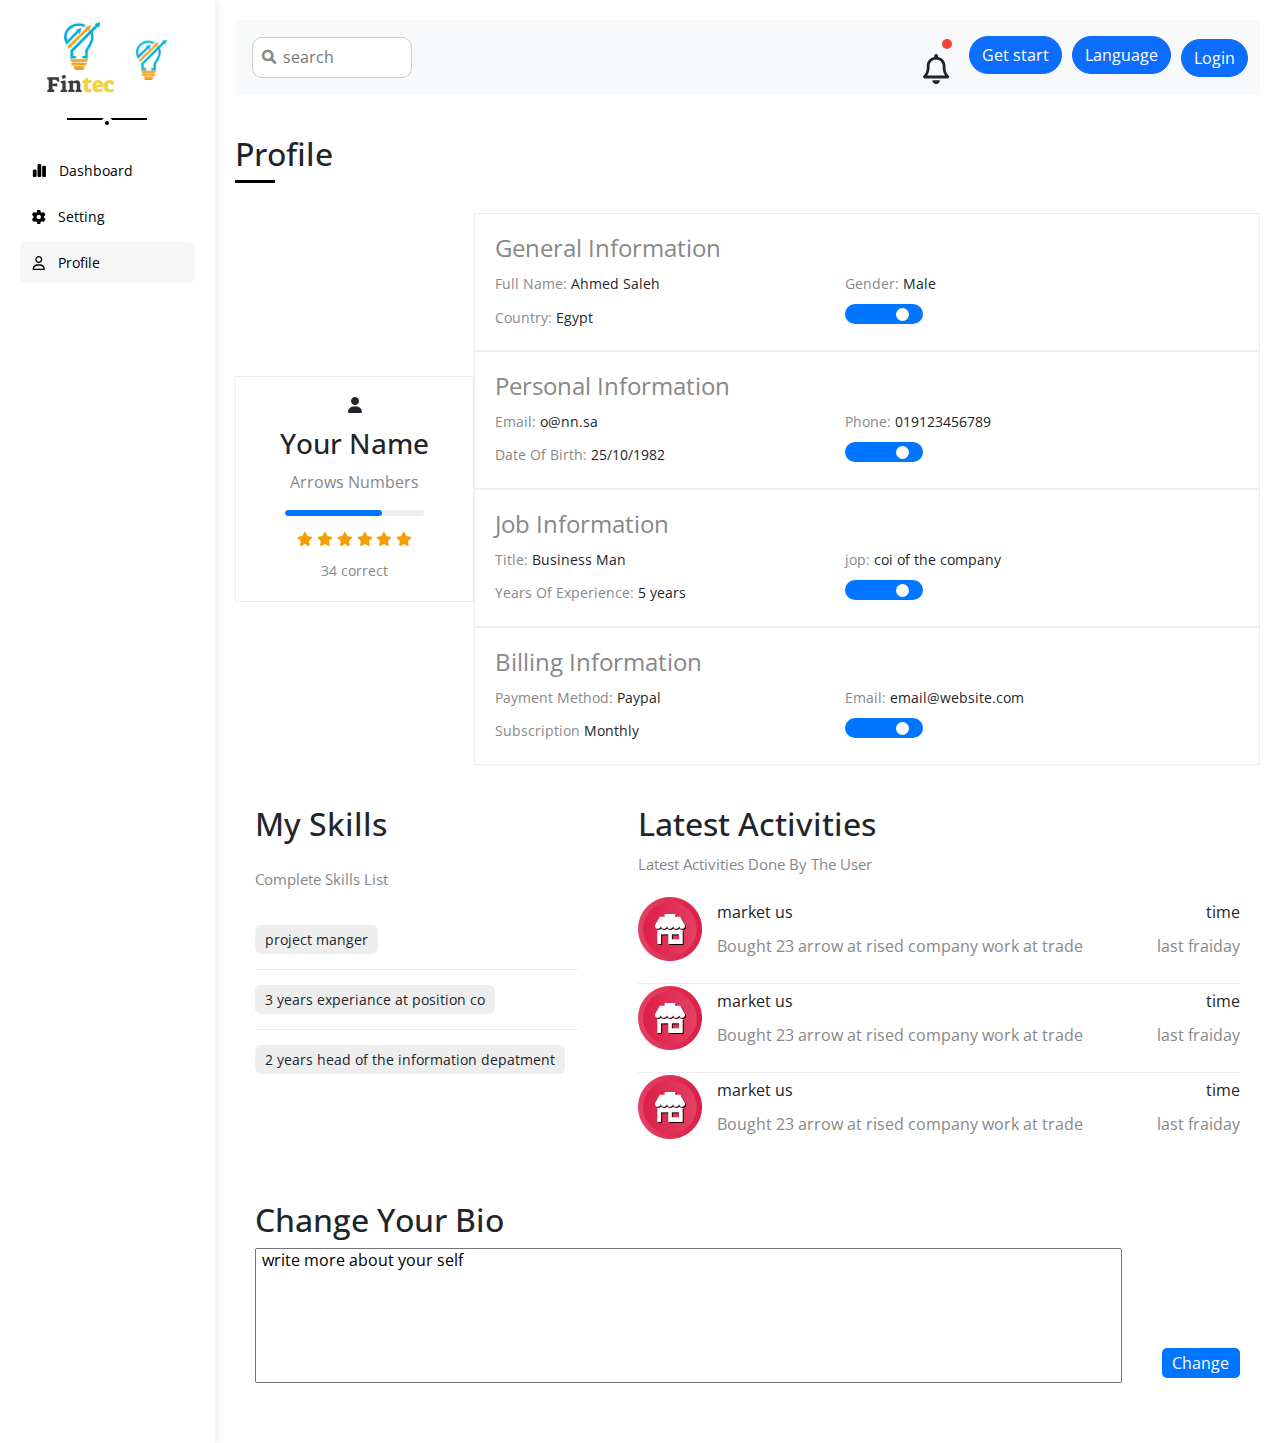
<file: profile.html>
<!DOCTYPE html>
<html lang="en">
<head>
    <meta charset="UTF-8">
    <meta http-equiv="X-UA-Compatible" content="IE=edge">
    <meta name="viewport" content="width=device-width, initial-scale=1.0">
    <title>  Dashboard  </title>

    <!--  boostrap link  -->
    <link rel="stylesheet" href="./css/bootstrap.min.css">

    <!--  boostrap  icons -->
    <link rel="stylesheet" href="https://cdn.jsdelivr.net/npm/bootstrap-icons@1.3.0/font/bootstrap-icons.css" />
    <!-- css link  framework -->
    
    
    <!--  all link   -->
    <link rel="stylesheet" href="./css/all.min.css">
    <!-- css link  framework -->
    <link rel="stylesheet" href="./css/framework.css">
    <!--  css link  master -->
    <link rel="stylesheet" href="./css/master.css">
    <!--  normalize link -->
    <link rel="stylesheet" href="./css/normalise.css">
    <!--  font link  -->
    <link rel="preconnect" href="https://fonts.googleapis.com" />
    <link rel="preconnect" href="https://fonts.gstatic.com" crossorigin />
    <link href="https://fonts.googleapis.com/css2?family=Open+Sans:wght@300;500&#038;display=swap" rel="stylesheet" />
</head>
<body>
    <div class="page d-flex">
        <div class="sidebar  bg-white  p-20  p-relative " > 
            <h3  class="p-relative   text-center mt-0  p-0" > 
                <img src="./logo/logo/logo.png" class="one"   alt="">
                <img src="./imgs/logo (1)/logo/logo.jpg" alt="">
                <!--<img src="../FRONT-END/imgs/logo (1)/logo/logo.png" class="two"  alt="">-->
            </h3>
            <ul class="p-0  list-none    ">
                <li>
                    <a  class="   d-flex  align-center  fs-15   col-black   rad-6  p-10 " href="index.html" >  
                        <i class="fa-solid fa-chart-simple  fa-fw"></i>
                        <span class="hide-mobile" > Dashboard </span>
                    </a>
                </li>
                <li>
                    <a  class="  d-flex  align-center  fs-14   col-black   rad-6  p-10 " href="setting.html" >  
                        <i class="fa-solid fa-gear fa-fw "></i>
                        <span class="hide-mobile" > Setting </span>
                    </a>
                </li>
                <li>
                    <a  class="active     d-flex  align-center  fs-14   col-black   rad-6  p-10 " href="profile.html" >  
                        <i class="fa-regular fa-user  fa-fw"></i>
                        <span class="hide-mobile"> Profile </span>
                    </a>
                </li>
            </ul>
        </div>
        <!-- start content  -->
        <div class="content w-full">
            <!--   start head  -->
            <div class="head   bg-white  p-20   between-flex  ">
                <nav class="navbar navbar-expand-lg stiky-top   bg-light w-full  ">
                    <div class="container">
                        <!--<div class="search  p-relative">
                            <span>  <div class="search  ps-3  pe-3  d-none   d-lg-block">
                                <i class="fa-solid fa-magnifying-glass"></i>
                            </div> <i class="fa-sharp fa-solid fa-magnifying-glass"></i> </span>
                            <input  class="p-10" type="search" name="search" id="search"  placeholder="search">
                        </div>-->
                        <nav class="navbar navbar-light bg-light ">
                            <!--<div class="container-fluid">
                                <form class="d-flex  w-full">
                                    <input class="form-control me-2" type="search" placeholder="Search" aria-label="Search">
                                    <button class="btn btn-outline-success" type="submit">Search</button>
                                </form>
                            </div>-->
                            <div class="search  p-relative">
                                <span>  <div class="search  ps-3  pe-3  d-none   d-lg-block">
                                    
                                </div>  </span>
                                <input  class="p-10" type="search" name="search" id="search"  placeholder="search">
                            </div>
                        </nav>
                        <button class="navbar-toggler " type="button" data-bs-toggle="collapse" data-bs-target="#navbarSupportedContent" aria-controls="navbarSupportedContent" aria-expanded="false" aria-label="Toggle navigation">
                            <span class="navbar-toggler-icon">
                                
                            </span>
                        </button>
                        <div class="collapse navbar-collapse" id="navbarSupportedContent">
                            <ul class="navbar-nav ms-auto mb-2 mb-lg-0">
                                <li>
                                    <div class="icons  fs-20  d-flex  space-between">
                                        <div class=" p-relative mt-3  align-items-center   notification ">
                                            <i class="fa-regular fa-bell fa-lg  ">   <span class=""> Notfication </span></i>
                                        </div>
                                    </div>
                                </li>
                                <li>
                                    <div class="mr-10 mt-2 " >
                                        <div class="dropdown ">
                                            <button class="btn  btn-primary  rounded-pill" type="button" id="dropdownMenuButton2" data-bs-toggle="dropdown" aria-expanded="false">
                                            Get start
                                            </button>
                                            <ul class="dropdown-menu dropdown-menu-dark" aria-labelledby="dropdownMenuButton2">
                                                <li > <a class="dropdown-item between-flex active  fs-20" href="sign_up.html"> <i class="fa-regular fa-user"></i> <span> Sign up </span> </a> </li>
                                                <li><a class="dropdown-item  d-flex  space-around  fs-20 " href="#"> 
                                                    <span> MODE </span>
                                                    <i class=" fs-20   bi bi-brightness-high-fill between-flex align-center  " id="toggleDark">   </i> 
                                                    </a>
                                                </li>
                                                <li > <a class="dropdown-item between-flex active  fs-20" href="sign_in.html"> </a> </li>
                                                </ul>
                                        </div>
                                    </div>
                                </li>
                                <li>
                                    <div class="mr-10 mt-2 " >
                                        <div class="dropdown ">
                                            <button class="btn  btn-primary  rounded-pill" type="button" id="dropdownMenuButton2" data-bs-toggle="dropdown" aria-expanded="false">
                                            Language
                                            </button>
                                            <ul class="dropdown-menu dropdown-menu-dark" aria-labelledby="dropdownMenuButton2">
                                                <li > <a class="dropdown-item between-flex active  fs-20" href="#">  <span> English  </span> </a> </li>
                                                <li > <a class="dropdown-item between-flex   fs-20" href="#">  <span> Arbic  </span> </a> </li>
                                                <li > <a class="dropdown-item between-flex   fs-20" href="#">  <span> Frenchh  </span> </a> </li>
                                                <li > <a class="dropdown-item between-flex   fs-20" href="#">  <span> Chania  </span> </a> </li>
                                            </ul>
                                        </div>
                                    </div>
                                </li>
                            </ul>
                            <span></span><a href="./sign_in.html" class="btn  btn  btn-primary  rounded-pill    rounded-pill"> Login </a>
                        </span></div>
                    </div>
                </nav>
                <!--<div class="search  p-relative">
                    <span> <i class="fa-sharp fa-solid fa-magnifying-glass"></i> </span>
                    <input  class="p-10" type="search" name="search" id="search"  placeholder="search">
                </div>-->
                
            </div>
        <!--  end head -->

            <h1 class="p-relative"> Profile </h1>
            <div class="profile-page  m-20">
                <!--   start overview -->
                <div class="overview   bg-white   rad-10   d-flex   align-center ">
                    <div class="img-box  text-center  p-20">
                        <span> <i class="fa-solid fa-user  rad-half  mb-10 "></i> </span>
                            <!--<img src="" alt="" class=" rad-half  mb-10"> -->
                            <h3 class="m-0 "> Your Name  </h3>
                            <p class="c-gray  mt-10"> Arrows Numbers </p>
                            <div class="level   rad-6    bg-eee  p-relative">
                                <span style="width:70%"> </span>
                            </div>
                            <div class="rating mt-10   mb-10">
                                <i class="fa-solid   fa-star   c-orange   fs-14"></i>
                                <i class="fa-solid   fa-star   c-orange   fs-14"></i>
                                <i class="fa-solid   fa-star   c-orange   fs-14"></i>
                                <i class="fa-solid   fa-star   c-orange   fs-14"></i>
                                <i class="fa-solid   fa-star   c-orange   fs-14"></i>
                                <i class="fa-solid   fa-star   c-orange   fs-14"></i>
                            </div>
                            <p class="c-gray   m-0   fs-14">   34 correct    </p>
                    </div>
                    <div class="info-box  w-full">
                        <!--    start  information rows    1 -->
                        <div class="box  p-20   d-flex  align-center">
                            <h4 class="w-full   c-gray   fa-14   m-0">  General Information </h4>
                            <div class=" fs-14    ">
                                <span  class="c-gray">  Full Name: </span>
                                <span>   Ahmed Saleh  </span>
                            </div>

                            <div class=" fs-14    ">
                                <span class="c-gray" >  Gender: </span>
                                <span>   Male  </span>
                            </div>

                            <div class=" fs-14    ">
                                <span class="c-gray">  Country: </span>
                                <span>   Egypt  </span>
                            </div>
                            <div class="label">
                                <label >
                                    <input type="checkbox" class="togell-checkbox" checked  >
                                    <div class="togell-switch">
                                        <span class="one"></span>
                                    </div>
                                </label>
                            </div>
                        </div>
                        <!--    end information   rows    1 -->


                        <!--    start  information rows    2 -->
                        <div class="box  p-20   d-flex  align-center  w-full">
                            <h4 class="w-full   c-gray   fa-14   m-0"> Personal Information </h4>
                            <div class=" fs-14    ">
                                <span  class="c-gray">  Email:  </span>
                                <span>   o@nn.sa  </span>
                            </div>

                            <div class=" fs-14    ">
                                <span class="c-gray" >  Phone:  </span>
                                <span>   019123456789  </span>
                            </div>

                            <div class=" fs-14    ">
                                <span class="c-gray">  Date Of Birth:  </span>
                                <span>    25/10/1982  </span>
                            </div>
                            <div class="label">
                                <label >
                                    <input type="checkbox" class="togell-checkbox" checked  >
                                    <div class="togell-switch">
                                        <span class="one"></span>
                                    </div>
                                </label>
                            </div>
                        </div>
                        <!--    end information   rows    2 -->


                        <!--    start  information rows   3-->
                        <div class="box  p-20   d-flex  align-center">
                            <h4 class="w-full   c-gray   fa-14   m-0">  Job Information </h4>
                            <div class=" fs-14    ">
                                <span  class="c-gray">  Title: </span>
                                <span>   Business Man  </span>
                            </div>

                            <div class=" fs-14    ">
                                <span class="c-gray" >  jop:  </span>
                                <span>  coi of the company   </span>
                            </div>

                            <div class=" fs-14    ">
                                <span class="c-gray">  Years Of Experience: </span>
                                <span>   5 years  </span>
                            </div>
                            <div class="label">
                                <label >
                                    <input type="checkbox" class="togell-checkbox" checked  >
                                    <div class="togell-switch">
                                        <span class="one"></span>
                                    </div>
                                </label>
                            </div>
                        </div>
                        <!--    end information   rows  3-->


                        <!--    start  information rows 4 -->
                        <div class="box  p-20   d-flex  align-center">
                            <h4 class="w-full   c-gray   fa-14   m-0"> Billing Information </h4>
                            <div class=" fs-14    ">
                                <span  class="c-gray">  Payment Method: </span>
                                <span>   Paypal  </span>
                            </div>

                            <div class=" fs-14    ">
                                <span class="c-gray" >  Email: </span>
                                <span>   email@website.com  </span>
                            </div>

                            <div class=" fs-14    ">
                                <span class="c-gray">  Subscription </span>
                                <span>   Monthly  </span>
                            </div>
                            <div class="label">
                                <label >
                                    <input type="checkbox" class="togell-checkbox" checked  >
                                    <div class="togell-switch">
                                        <span class="one"></span>
                                    </div>
                                </label>
                            </div>
                        </div>
                        <!--    end information   rows  4-->
                    </div>
                </div>

                <!--   end   overview -->

                

                        <!-- start other data -->
                        <div class="other-data   d-flex   gap-20">
                            <div class="skills-card  p-20   bg-white   rad-10   mt-20">
                                <h2 class="mt-0  text-center-mobile  mb-10"> My Skills  </h2>
                                <p class="mt-0   mb-20   c-gray    pt-15  fs-15"> Complete Skills List  </p>
                                <ul class="m-0 text-center-mobile ">
                                    <li> 
                                        <span> project manger </span> 
                                    </li>
                                    <li>
                                        <span> 3 years experiance at position co  </span>
                                    </li>
                                    <li>   <span> 2 years head of the information depatment  </span> 
                                    </li>
                                </ul>
                            </div>

                            <!--  start activity -->
                            <div class="activites    p-20   bg-white   rad-10   mt-20">
                                <h2 class="mt-0   mb-10   text-center-mobile"> Latest Activities  </h2>
                                <p class="mt-0   mb-20   c-gray  text-center-mobile  fs-15"> Latest Activities Done By The User  </p>
                                <div class="activity  d-flex  align-center  text-center-mobile">
                                    <img src="./images/activity-01.png" alt="logo photo">
                                    <div class="info">
                                        <span> market us  </span>
                                        <span>   Bought  23 arrow  at rised company work at trade </span>
                                    </div>
                                    <div class="date">
                                        <span class="d-block   mb-10">  time </span>
                                        <span class="c-gray">   last fraiday     </span>
                                    </div>
                                </div>

                                <div class="activity  d-flex  align-center  text-center-mobile">
                                    <img src="./images/activity-01.png" alt="logo photo">
                                    <div class="info">
                                        <span> market us  </span>
                                        <span>   Bought  23 arrow  at rised company work at trade </span>
                                    </div>
                                    <div class="date">
                                        <span class="d-block   mb-10">  time </span>
                                        <span class="c-gray">   last fraiday     </span>
                                    </div>
                                </div>

                                <div class="activity  d-flex  align-center  text-center-mobile">
                                    <img src="./images/activity-01.png" alt="logo photo">
                                    <div class="info">
                                        <span> market us  </span>
                                        <span>   Bought  23 arrow  at rised company work at trade </span>
                                    </div>
                                    <div class="date">
                                        <span class="d-block   mb-10">  time </span>
                                        <span class="c-gray">   last fraiday     </span>
                                    </div>
                                </div>
                            </div>



                            <!--  end activity -->
                        </div>
                        <!--   end other data -->

                        <!--  start bio  -->
                        <div class="bio-chan   bg-white p-20   rad-10   mt-20">
                            <h2> Change Your Bio  </h2>
                            <div class="text-area d-flex">
                                <textarea name="bio" id="bio"  class="mb-20" cols="95" rows="7"> write more about your self 
                                </textarea>
                                <a href="#" class=" change-bio  "> Change </a>
                            </div>
                        </div>
                        <!--  end  bio  -->

            </div>
        </div>






        <script src="./main.js"></script>
        <script src="./js/all.min.js"></script>
        <script src="./js/bootstrap.bundle.min.js"></script>
    </body>
</html>
</file>
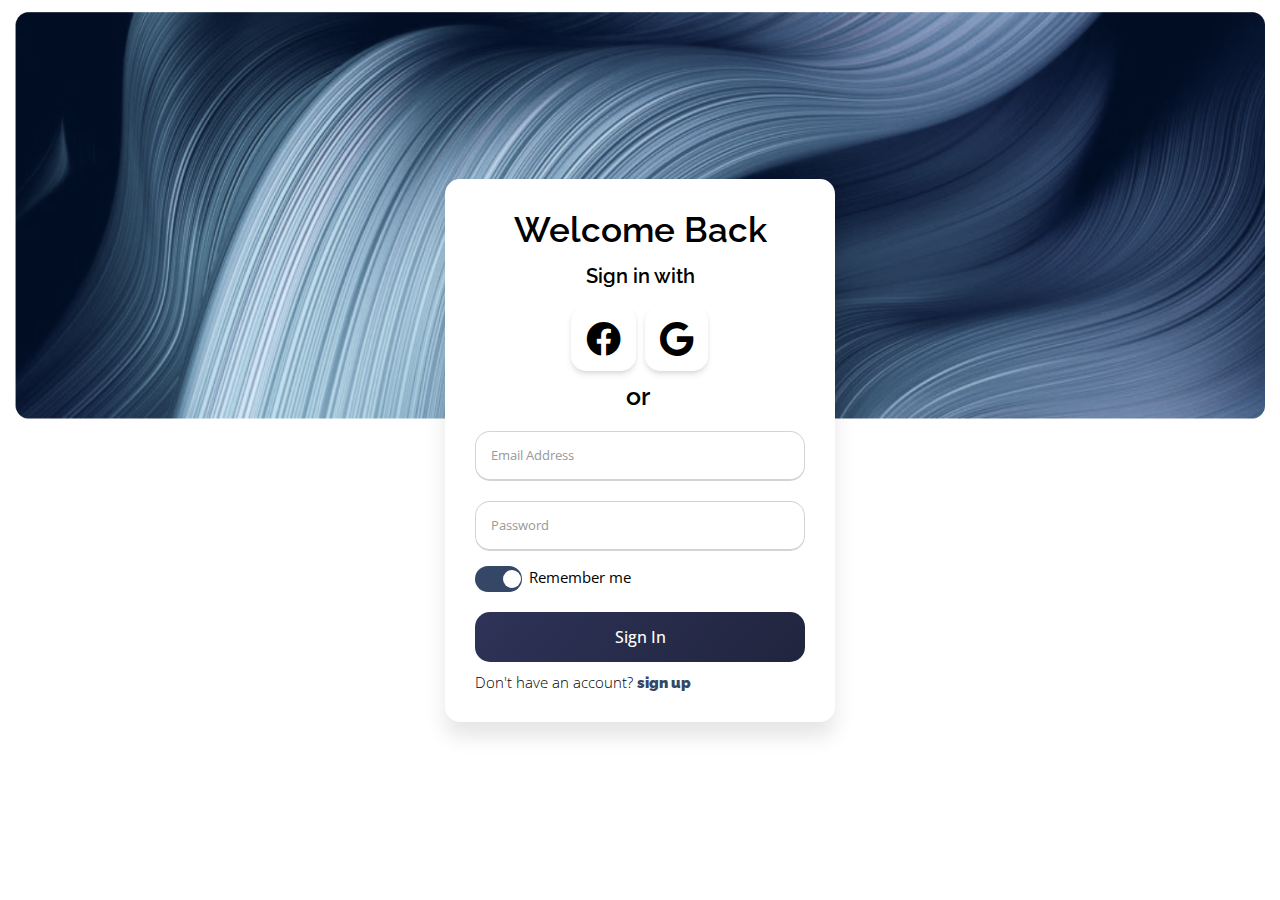
<file: sign_in.html>
<!DOCTYPE html>
<html lang="en" dir="ltr">
  <head>
  <meta charset="utf-8">
		<title>Sign in</title>
		<link rel="stylesheet" href="css/style1.css">
		<link rel="stylesheet" href="css/all.min.css">
    <!-- link google fonts-->
    <link rel="preconnect" href="https://fonts.googleapis.com">
    <link rel="preconnect" href="https://fonts.gstatic.com" crossorigin>
    <link href="https://fonts.googleapis.com/css2?family=Open+Sans:wght@300;400;500;600;700;800&display=swap"
    rel="stylesheet">
		<meta name="viewport" content="width=device-width, initial-scale=1.0">
  </head>
  <body>
    <div class="wrapper">
    	<div class="title-text">
        <div class="title">
					Welcome Back<br><span>Sign in with</span>
        </div>
    	</div>
    <div class="form-container">
        <div class="form-header">
					<div class="icons">
						<div class="facebook-icon"><i class="fa-brands fa-facebook"></i></div>
						<div class="google-icon"><i class="fa-brands fa-google"></i></div>
					</div>
					<div class="fh-2">
            <div class="or">or</div>
          </div>
				</div>
      <div class="form-inner">
          <form action="#" class="signup">
            <div class="field">
              <input type="text" placeholder="Email Address" required>
            </div>
            <div class="field">
              <input type="password" placeholder="Password" required>
            </div>
            <div class="remember-me">
              <label class="switch">
                <input type="checkbox" checked>
                <span class="slider round"></span>
              </label>
              <div class="switch-text">Remember me</div>
            </div>
            <div class="field btn">
              <div class="btn-layer"></div>
              <input type="submit" value="Sign In">
            </div>
          </form>
        </div>
        <div class="form-footer">
          Don't have an account?
          <a href="index.html">sign up</a>
        </div>
      </div>
    </div>
  </body>
</html>
</file>
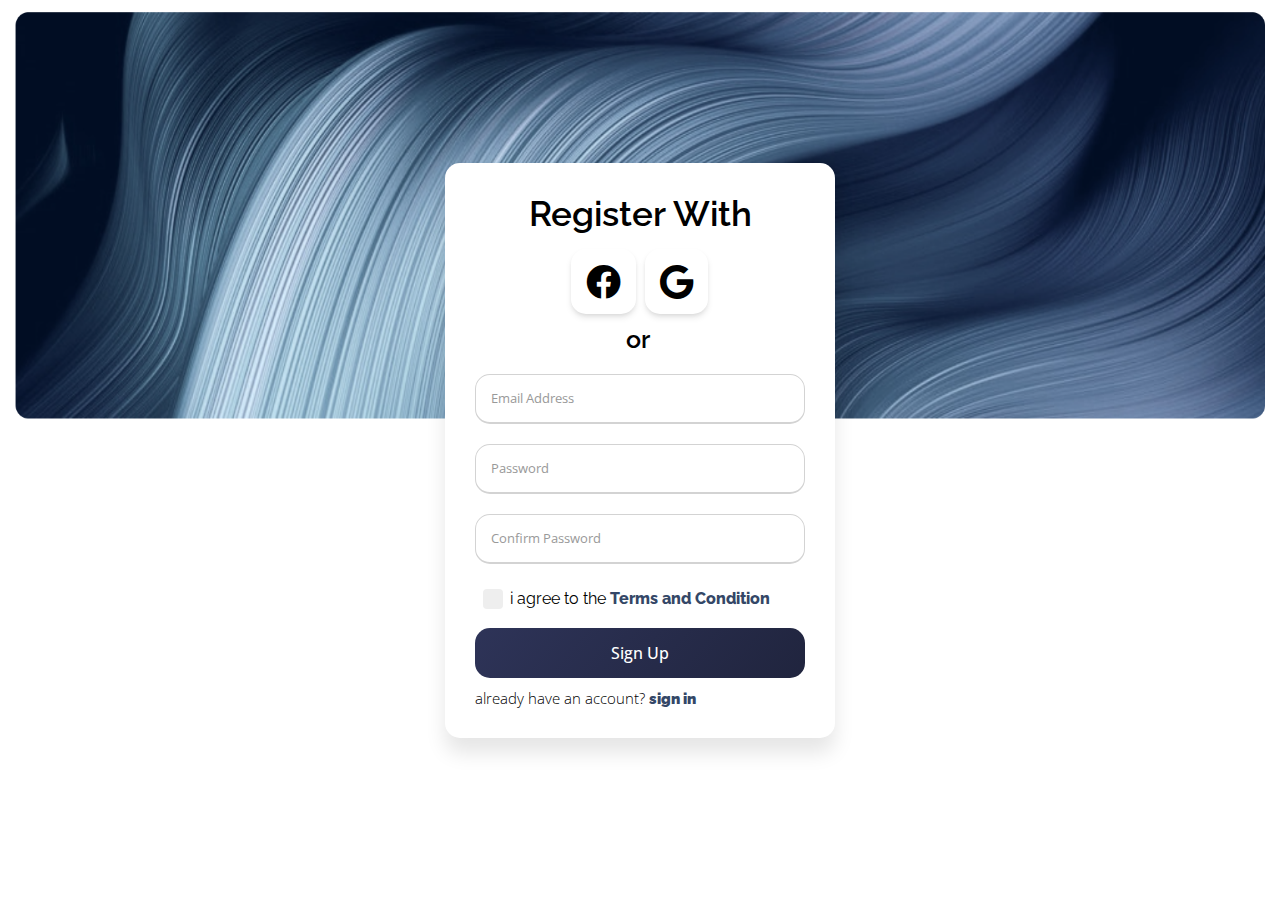
<file: sign_up.html>
<!DOCTYPE html>
<html lang="en" dir="ltr">
  <head>
  <meta charset="utf-8">
		<title>Sign Up</title>
		<link rel="stylesheet" href="css/style.css">
		<link rel="stylesheet" href="css/all.min.css">
    <!-- link google fonts-->
    <link rel="preconnect" href="https://fonts.googleapis.com">
    <link rel="preconnect" href="https://fonts.gstatic.com" crossorigin>
    <link href="https://fonts.googleapis.com/css2?family=Open+Sans:wght@300;400;500;600;700;800&display=swap"
    rel="stylesheet">
		<meta name="viewport" content="width=device-width, initial-scale=1.0">
  </head>
  <body>
    <div class="wrapper">
    	<div class="title-text">
        <div class="title">
					Register With
        </div>
    	</div>
    <div class="form-container">
        <div class="form-header">
					<div class="icons">
						<div class="facebook-icon"><i class="fa-brands fa-facebook"></i></div>
						<div class="google-icon"><i class="fa-brands fa-google"></i></div>
					</div>
					<div class="fh-2">or</div>
				</div>
      <div class="form-inner">
          <form action="#" class="signup">
            <div class="field">
              <input type="text" placeholder="Email Address" required>
            </div>
            <div class="field">
              <input type="password" placeholder="Password" required>
            </div>
            <div class="field">
              <input type="password" placeholder="Confirm Password" required>
            </div>
            <label class="terms">
              i agree to the <span>Terms and Condition</span>
              <input type="checkbox">
              <span class="checkmark"></span>
            </label>
            <div class="field btn">
              <div class="btn-layer"></div>
              <input type="submit" value="Sign Up">
            </div>
          </form>
        </div>
        <div class="form-footer">
          already have an account?
          <a href="sign_in.html">sign in</a>
        </div>
      </div>
    </div>
  </body>
</html>
</file>
<file: css/framework.css>
:root{
    --blue-color:#0075ff;
    --blue-alt-color:#0d69d5;
    --orange-color:#f59e0b;
    --red-color:#f44336;
    --grey-color:#888 ;
    --green-color: #22c55e;
}


/*  start component */
.between-flex{
    display: flex;
    align-items: center;
    justify-content: space-between;
}
.space-around{
    display: flex;
    justify-content: space-around;
    align-items: center;
}



/*  end component */

/*  start box  */
.d-flex{
    display: flex;
}
.d-grid{
    display: grid;
}   
@media(max-width:767px){
    block-mobile{
        display: block;
    }
}
.center-flex{
    display: flex;
    align-items: center;
    justify-content: center;
}
.align-center{
    align-items: center;
}
.space-between{
    justify-content: space-between;
}
.gap-20{
    gap: 20px;
}
.d-block{
    display: block;
}
/*  end box  */
/* start  pading + margin  */
.p-20{
    padding: 20px;
}
.p-15{
    padding: 15px;
}
.p-10{
    padding: 10px ;
}
.pt-15{
    padding-top: 15px;
}
.m-20{
    margin: 20px;
}
.mt-5{
    margin-top: 5px;
}
.mr-10{
    margin-right: 10px;
}
.mt-50{
    margin-top: 50px;
}
.mt-20{
    margin-top: 20px;
}
.mt-10{
    margin-top: 10px;
}
.mt-0{
    margin-top: 0px;
}
.mb-20{
    margin-bottom: 20px;
}
.mb-10{
    margin-bottom: 10px;
}
.mb-15{
    margin-bottom: 15px;
}
.b-none{
    border: none;
}
.border-ccc{
    border: #ccc  1px   solid; 
}
.rad-half {
    border-radius: 50%;

}
/* end  pading + margin  */
/*   start color */
.bg-white{
    background-color: white;
}
.bg-orange{
    background-color: var(--orange-color);
}
.col-black{
    color: black;
}
.c-gray{
    color: var(--grey-color);
}
.c-white{
    color: white;
}

.bg-eee{
    background-color: #eee;
}
.bg-blue{
    background-color: #0075ff;
}
.bg-green{
    background-color:  var(--green-color);

}
.c-orange{
    color: var(--orange-color);
}
.c-blue{
    color: #0075ff;
} 


/*  end color */
/* start  position */
.p-relative {
    position: relative;
}
/*  end position  */
/*  start font  */
.text-center{
    text-align: center;
}
@media(max-width:767px){
    .text-center-mobile{
        text-align: center;
    }
}
.fs-14{
    font-size: 14px;
}
.fs-13{
    font-size: 13px;
}
.fs-15{
    font-size: 15px;
}
.fs-20{
    font-size: 20px;

}

/*  end font  */

/*  start border */
.rad-6{
    border-radius: 6px;
}
.rad-10 {
    border-radius: 10px ;
}
/*  end border */

@media(max-width:767px){
    .hide-mobile{
        display: none;
    }

}
/*  start content */
.w-full{
    width: 100%;
}
.w-fit{
    width: fit-content;
}


.button-shape{
    padding: 4px 10px ;
    border-radius: 6px;

}



/*  end content  */
</file>
<file: css/master.css>
:root{
    --blue-color:#0075ff;
    --blue-alt-color:#0d69d5;
    --orange-color:#f59e0b;
    --red-color:#f44336;
    --grey-color:#888 ;
    --green-color: #22c55e;
}

*{
    box-sizing: border-box;
}

/*@media(max-width:767px){
    .sidebar img{
        display: none;
    }

}*/
@media(max-width:767px){
    .one{
    display: none;
}
}

@media(min-width:767px){
    .two{
        display: none;
    }
}

.login{
    font-size: 25px;
    margin-bottom: 2px;
    margin-left: 20px;
    margin-right: 10px;
    color: black;
}
body{
    margin: 0;
    font-family: "open Sans" , sans-serif;
    background-color: white;
}
a{
    text-decoration: none;
}
.page{
    min-height: 150vh;
    /*background-color: #f1f5f9;*/
    
}
ul{
    list-style: none;
    padding: 0px ;
}
::-webkit-scrollbar{
    width: 15px;
}
::-webkit-scrollbar-track{
    background-color: white;
}
::-webkit-scrollbar-thumb{
    background-color: var(--blue-color);
}
::-webkit-scrollbar-thumb:hover{
    background-color: var(--blue-alt-color);
}

/*  start sidebar */
.sidebar{
    /*width: 250px;*/
    width: 250px;
    box-shadow: 0px 0px 10px #ddd;

}

.sidebar > h3 {
    margin-bottom: 50px;
}
.notification{
    font-size: x-large;
    padding-top: 7px;
}
@media(max-width:767px){
.navbar-toggler   .navbar-toggler-icon:focus{
    outline: none;
    width: 100%;
    border: none;
    }
    .icons .notification {
        margin-top: 3px;
    }
}
body {
    z-index: 0;
    background-color: white;
}
.notification{
    padding-right: 20px;
}
/*  end  dropdown   */
.sidebar > h3::after,
.sidebar > h3::before{
    content: "";
    transform: translatex(-50%);
    position: absolute;
}
.sidebar > h3::before{
    background-color: black;
    width: 80px;
    height:2px;
    position: absolute;
    bottom: -20px;
    left: 50%;
}
.sidebar > h3::after{
    left: 50%;
    bottom: -29px;
    width: 12px;
    height: 12px;
    border-radius:50% ;
    background-color: black;
    border: 4px solid white ;
}
.sidebar ul {
    
}
.sidebar ul li {

}
.sidebar ul li a {
    transition: 0.3s;
    margin-bottom: 5px;
}
.sidebar ul li a:hover,
.sidebar ul li a.active{
    background-color: #f6f6f6;
}
.sidebar ul li a span{
    font-size: 14px;
    margin-left: 10px;
}
/*  end sidebar */
@media(max-width:767px){
    .sidebar{
        width: 60px;
        padding: 10px;
    }
    .sidebar h3 {
        font-size: 13px;
        margin-bottom: 15px;
    }
    .sidebar h3::before,
    .sidebar h3::after {
        display: none;
    } 
}
/*  start  content  */
.content{
    overflow: hidden;
}
.head .search::before{
    content: "\f002";
    font-family:var(--fa-style-family-classic) ;
    font-weight: 900;
    position: absolute;
    left: 15px;
    top: 50%;
    transform: translateY(-50%);
    font-size: 14px;
    color: var(--grey-color);
}
/*
.head .search span {
    position: absolute;
    left: 15px;
    top: 50%;
    transform: translateY(-50%);
    font-size: 14px;
    color: var(--grey-color);

}*/
.head .search input{
    border: 1px solid #ccc;
    border-radius: 10px;
    margin-left: 5px;
    padding-left: 30px;
    width: 160px;
    transition: width 0.3s;

}
.head .search input:focus{
    width: 200px;
    
}
.head .search input:focus::placeholder{
    opacity: 0;
}

.head .icons .notification::before {
    content: "";
    position: absolute;
    height: 10px;
    width: 10px;
    background-color: var(--red-color);
    border-radius: 50%;
    top: -5px;
    left:  19px;
}
.head .icons img{
    width: 32px;
    height: 32px;
    margin-left: 20px;
}
.page h1{
    margin: 20px 20px 40px;
}
.page h1::before,
.page h1::after{
    content: "";
    height: 3px;
    position: absolute;
    bottom: -10px;
    left: 0;
}
.page h1::before{
    background-color: white;
    width: 120px;
}
.page h1::after{
    background-color: black;
    width: 40px;
}
.wrapper{
    grid-template-columns: repeat(auto-fill,minmax(450px,1fr));
    margin-left: 20px;
    margin-right: 20px;
}
.wrapper .welcome:hover{
    border: 3px solid #eee;
}
.wrapper .targets:hover{
    border: 3px solid #eee;
}
.wrapper .quick-draft:hover{
    border: 3px solid #eee;
}
@media(max-width:767px){
    .wrapper{
        grid-template-columns: minmax(200px,1fr);
        margin-left: 10px;
        margin-right: 10px;
        gap: 10px;
    }
}
/*  start welcome widget */
.welcome {
    overflow: hidden;
}
.welcome .intro img{
    width: 200px;
    margin-bottom: -10px;
}
.welcome .avatar {
    width:64px ;
    height: 64px;
    border:2px  solid white;
    border-radius: 50%;
    padding: 2px;
    box-shadow: 0 0 5px #ddd;
    margin-left: 20px;
    margin-top: -32px;
}
.welcome .body{
    border-top: 3px solid  #eee;
    border-bottom: 3px solid #eee;
}
.welcome .body > div{
    flex: 1;
}
.welcome .visit{
    margin: 0px 15px 15px auto;
    transition: 0.3s;
    color: white;
}
.welcome .visit:hover{
    background-color: var(--blue-alt-color);
}
@media(max-width:767px){
    .welcome .intro {
        padding-bottom: 30px;
    }
    .welcome .avatar{
    margin-left: 0;
    }
    .welcome .body > div:not(:last-child){
        margin-bottom: 20px;
    } 
    .welcome .body{
        display: block;
    }
    .welcome .body > div{
        padding-bottom: 5px;
    }
}
/*  end  welcome widget */



/*  start   qick   draft    widget */
.quick-draft input{
    outline: none;
}
.quick-draft  textarea{
    resize: none;
    min-height: 180px;
    outline: none;
}
.quick-draft  .save{
    margin-left: auto;
    cursor: pointer;
    transition: 0.3s;
}
.quick-draft  .save:hover{
    background-color: var(--blue-alt-color);
}
/*  end  quick   draft   widget */


/*     start target   */
.targets-row  .icon{
    width: 80px;
    height: 80px;
    margin-right: 15px;
}
.targets-row   .details{
    flex: 1;
}
.targets-row  .details  .progress{
    margin-top: 10px;
    height: 4px;
}
.targets-row  .details  .progress > span{
    position: absolute;
    left: 0;
    top: 0;
    height: 100%;
}
.targets-row  .details  .progress > span  span{
    position: absolute;
    bottom: 16px;
    right: -16px;
    color: white;
    padding: 2px 5px;
    border-radius: 6px;
    font-size: 13px;
}
.targets-row  .details  .progress > span  span::after{
    content: "";
    border-color: transparent ;
    border-width: 5px;
    border-style: solid;
    position: absolute;
    bottom: -10px;
    border-top-color:var(--blue-color);
    left: 50%;
    transform: translateX(-50%);
}

.targets-row  .details  .progress > .blue  span::after{
    border-top-color:var(--blue-color);

}
.targets-row  .details  .progress > .orange  span::after{
    border-top-color:var(--orange-color);

}
.targets-row  .details  .progress > .green  span::after{
    border-top-color: rgb(34 197 94/20%);

}
.green{
    color: var(--green-color);
}
.orange{
    color: var(--orange-color);
}
.orange .icon ,
.blue .progress {
    background-color:  rgb(245 158 11/20%);

}
.blue ,
.blue  .progress {
    background-color:  rgb(0 137 255/20%);
}
.green .icon ,
.blue .progress {
    background-color:  rgba(13 118 51 /0.2);

}







/*    end target     */




/*  end    content */
/*  end dasboard  */



/*  start setting  */
.setting-page .togell-checkbox{
    -webkit-app-apperance:none;
    appearance: none;
    display: none;
}
.setting-page  .togell-switch{
    background-color: #ccc;
    width: 78px;
    height: 32px;
    border-radius: 16px;
    position: relative;
    transition: 0.3s;
    cursor: pointer;
}

.setting-page  .togell-switch  .one{
    /*font-family: var(--fa-style-family-classic);
    content: "\f00d";*/
    font-weight: 900;
    background-color: white;
    width: 24px;
    height: 24px;
    position: absolute;
    border-radius: 50%;
    top: 4px;
    left: 4px;
    display: flex;
    justify-content: center;
    align-items: center;
    color: #aaa;
    transition: 0.5s;
    z-index: 1;
}
.setting-page  .togell-checkbox:checked + .togell-switch{
    background-color: var(--blue-color);
}
.setting-page   .togell-checkbox:checked + .togell-switch .one{
    left: 65%;
    color: var(--blue-color);
}

.setting-page   .togell-checkbox:checked + span .correct{
    z-index: 5;  
}

.setting-page{
    display: grid;
    gap: 20px;
    grid-template-columns: repeat(auto-fill,minmax(500px,1fr));
}
@media(max-width:767px){
    .setting-page{
        display: block;
        margin-left: 10px;
        margin-right: 10px;
    }
    .setting-page div{
        margin-bottom: 10px;
    }
}
.setting-page  .close-message{
    border: solid 1px #ccc;
    resize: none;
    min-height: 150px;
}
.setting-page .email{
    display: inline-flex;
    width: calc(100%-80px);
}
.setting-page  .sec-box{
    padding-bottom: 15px;
}
.setting-page  .sec-box:not(:last-of-type){
    border-bottom: 1px solid #EEE;
}
.setting-page  .sec-box .button{
    transition: 0.3s;
}
.setting-page  .sec-box .button:hover{
    background-color: var(--blue-alt-color);
}
.setting-page  :disabled{
    cursor: no-drop;
    background-color: #f0f4f8;
    color: #bbb;
}

.setting-page .social-boxes  i{
    width: 40px;
    height: 40px;
    background-color:#F6F6F6 ;
    border: 1px solid #DDD;
    border-right: none;
    border-radius: 6px 0px 0px  6px  ;
    transition: 0.3s;
}
.setting-page .social-boxes  input{
    height: 40px;
    background-color: #F6F6F6;
    border: #DDD solid  1px;
    padding-left: 10px;
    border-radius:0px 6px 6px 0px ;
    outline: none;
}
.setting-page .social-boxes  >div:focus-within i{
    color: black;
    
}
/*.widget-control .control  input[type="checkbox"]{
    -webkit-app-apperance:none;
    appearance: none;
}*/
.widget-control .control  label{
    position: relative;
    cursor: pointer;
    padding-left: 10px;
}


/*
.widget-control .control  label::before{
    position: absolute;
    content: "";
    left: 0%;
    top: 50%;
    width: 14px;
    height: 14px;
    border: 2px solid  var(--grey-color);
}
.widget-control .control  i{
    font-family:var(--fa-style-famiy-classic);
    font-weight: 900;
    position: absolute;
    left: 440px;
    top: 120%;
    margin-top: -9px;
    background-color: var(--blue-color);
    color: white;
}*/

.backup-control .date input[type="checkbox"]{
    -webkit-apperance:none;
    appearance: none;
    display: none;
}
.backup-control .date label{
    padding-left: 30px;
    position: relative;
    cursor: pointer;
}
.backup-control .date label::before{
    content: "";
    position: absolute;
    top: 50%;
    left: 0px;
    margin-top: -11px;
    width: 18px;
    height: 18px;
    border: solid  2px gray;
    border-radius: 50%;
}
.backup-control .date label::after{
    content: "";
    position: absolute;
    top: 3.3px;
    left: 5px;
    width: 12px;
    height: 12px;
    background-color: var(--blue-color);
    border-radius: 50%;
    transition: 0.3s;
    transform: scale(0);
}
.backup-control .date input[type="checkbox"]:checked + label::before {
    border-color: var(--blue-color);
}
.backup-control .date input[type="checkbox"]:checked + label::after {
    transform: scale(1);
}
.backup-control .servers input[type="radio"]{
    -webkit-apperance:none;
    appearance: none;
    display: none;
}
.backup-control .servers{
    border-top: 2px solid #eee;
    padding-top: 20px;
    justify-content: center;
    align-items: center;
    display: flex;
}
@media(max-width:767px){
    .backup-control  .servers .server{
        flex-wrap: wrap;
        justify-content: center;
        align-items: center;
        display: flex;
    }
}
.backup-control .servers .server{
    padding: 10px;
    margin: 10px;
    border: solid 2px  #eee;
    position: relative;
}
.backup-control .servers .server label{
    cursor: pointer;
}
.backup-control .servers input[type="radio"]:checked + .server{
    border-color: var(--blue-color);
    color: var(--blue-color);
}

/*  end   setting  */
.profile-page  .img-box{
    width: 300px;
}
@media(min-width:768px){
    .profile-page .img-box{
        border: solid 1px #EEE;
    }
}
@media(max-width:767px){
    .overview{
        flex-direction: column;
    }
    .profile-page  .togell-switch{
        margin: auto;
    }
}
.profile-page .togell-switch{
    height: 20px;
    background-color: #ccc;
    width: 78px;
    border-radius: 16px;
    position: relative;
    transition: 0.3s;
    cursor: pointer;
}


.profile-page .togell-switch  .one{
    width: 13px;
    height: 13px;
    font-size: 12px;
    font-weight: 900;
    background-color: white;
    position: absolute;
    border-radius: 50%;
    top: 4px;
    left: 4px;
    display: flex;
    justify-content: center;
    align-items: center;
    color: #aaa;
    transition: 0.5s;
}
.profile-page .togell-checkbox{
    -webkit-app-apperance:none;
    appearance: none;
    display: none;
}
.profile-page  .togell-checkbox:checked + .togell-switch{
    background-color: var(--blue-color);
}
.profile-page   .togell-checkbox:checked + .togell-switch .one{
    left: 65%;
    color: var(--blue-color);
}

.profile-page  .img-box span  i{
    font-size: 5rem;
    color: #ccc;
    padding-top: 20px;
}
.profile-page  .img-box  .level{
    height: 6px;
    overflow: hidden;
    margin: auto;
    width: 70%;
}
.profile-page  .img-box  .level span{
    position: absolute;
    left: 0;
    top: 0;
    height: 100%;
    background-color: var(--blue-color);
    border-radius: 6px;
}
.profile-page .info-box .box{
    flex-wrap: wrap;
    border: 1px solid  #EEE;
    transition: 0.3s;
}
.profile-page .info-box .box:hover{
    background-color: #f9f9f9;
}
.profile-page .info-box .box>div{
    min-width: 350px;
    padding: 10px 0px 0px ;
}

@media(max-width:767px){
    .profile-page .info-box .box>div{
        min-height: 50px;
        text-align: center;
    }
    .profile-page .info-box .box h4{
        text-align: center;
    }
    .box {
        justify-content: center;
    }
    .box .label{
        display: flex;
        justify-content: center;
    }
}
.profile-page .info-box .box h4{
    font-weight: normal;
}
.profile-page .skills-card{
    flex-grow: 1;
}
.profile-page .skills-card ul li {
    padding: 15px 0px;
}
.profile-page .skills-card ul li:not(:last-child) {
    border-bottom: 1px solid #eee;
}
.profile-page .skills-card ul li span{
    display: inline-flex;
    padding: 4px 10px;
    background-color: #EEE;
    border-radius: 6px;
    font-size: 14px;
}
.profile-page .skills-card ul li span:not(:last-child){
    margin-right: 5px;
}
.profile-page .activites .activity:not(:last-of-type){
    border-bottom: 1px solid #eee;
    padding-bottom: 20px;
}
.profile-page .activites .activity img{
    width: 64px;
    height: 64;
    margin-right: 10px;
}
@media(min-width:767px){
    .profile-page  .activity .date{
        margin-left: auto;
        text-align: right;
    }
}
@media(max-width:767px){
    .profile-page .activity{
        flex-direction: column;
    }
    .profile-page .activity img{
        margin-right: 0px;
        margin-bottom: 15px;
    }
    .profile-page .activity .date{
        margin-top: 15px;
    }
}
.info span{
    display: block;
    padding: 5px;
}
.info span:last-of-type{
    color: var(--grey-color);
}
#bio{
    resize: none;
}
.change-bio{
    margin-left: 40px;
    padding: 3px;
    border-radius: 5px;
    color: white;
    width: 80px;
    text-align: center;
    height: 30px;
    transform: translateY(100px);
    background-color: var(--blue-color);
}
@media(max-width:767px){
.text-area{
    flex-direction: column;
}
.change-bio{
    transform: translateY(-5px);
    transform: translateX(35px);
    text-align: center;
}
}
.profile-page .activites{
    flex-grow: 5;
}
@media(max-width:767px){
.other-data{
    flex-direction: column;
}
}
/*  start   profilee */

/*   end profiole */
.carousel-item {
   
}
</file>
<file: css/style1.css>
@import url('https://fonts.googleapis.com/css2?family=Raleway:wght@300&display=swap');

*{
  margin: 0;
  padding: 0;
  box-sizing: border-box;
  font-family: 'Raleway', sans-serif;
}
html,body{
  display: flex;
  height: 100%;
  width: 100%;
  border-radius: 15px;
  background-color: #fff;
  background-image: url(../imgs/curved14croped2.jpg);
  background-repeat: no-repeat no-repeat;
  background-size: 100% 430px;

}
::selection{
  background: #12e8f0;
  color: #fff;
}

.wrapper{
  overflow: hidden;
  width: 390px;
  background: #fff;
  padding: 30px;
  border-radius: 15px;
  box-shadow: 0px 15px 20px rgba(0,0,0,0.1);
  margin: auto;
  z-index: 1;

}
.wrapper .title-text{
  display: flex;
  width: 200%;
}
.wrapper .title{
  width: 50%;
  font-size: 35px;
  font-weight: 600;
  text-align: center;
  transition: all 0.6s cubic-bezier(0.68,-0.55,0.265,1.55);
}
.wrapper .title-text .title span{
  font-size: 20px;
}
.form-header .icons {
  width: 100%;
  font-size: 35px;
  font-weight: 600;
  text-align: center;
  display: flex;
  margin: auto;
  margin-left: 25%;
  margin-top: 15px;
}
.form-header .icons i{
  box-shadow: 0 4px 7px -1px rgb(0 0 0 / 11%), 0 2px 4px -1px rgb(0 0 0 / 7%);
  background-size: 150%;
  background-position-x: 25%;
  padding: 15px;
  margin-left:20% ;
  margin-right: 8%;
  border-radius: 15px;
}
.form-header .icons .google-icon i{
  margin-right: 50px;
}
.form-header .icons .google-icon i:hover{
  opacity: 0.7;
  cursor: pointer;
}
.form-header .icons .facebook-icon i:hover{
  opacity: 0.7;
  cursor: pointer;
}
.form-header .fh-2{
  width: 50%;
  font-size: 25px;
  font-weight: 600;
  text-align: center;
  margin-left: 80px;
  margin-top: 10px;
  transition: all 0.6s cubic-bezier(0.68,-0.55,0.265,1.55);
}

input[type="radio"]{
  display: none;
}
#signup:checked ~ .slider-tab{
  left: 50%;
}
#signup:checked ~ label.signup{
  color: #fff;
  cursor: default;
  user-select: none;
}
#signup:checked ~ label.login{
  color: #000;
}
#login:checked ~ label.signup{
  color: #000;
}
#login:checked ~ label.login{
  cursor: default;
  user-select: none;
}
.wrapper .form-container{
  width: 100%;
  overflow: hidden;
}
.form-container .form-inner{
  display: flex;
  width: 200%;

}
.form-container .form-inner form{
  width: 50%;
  transition: all 0.6s cubic-bezier(0.68,-0.55,0.265,1.55);
}
.form-inner form .field{
  height: 50px;
  width: 100%;
  margin-top: 20px;
}
.form-inner form .field input{
  height: 100%;
  width: 100%;
  outline: none;
  padding-left: 15px;
  border-radius: 15px;
  border: 1px solid lightgrey;
  border-bottom-width: 2px;
  font-size: 13px;
  transition: all 0.3s ease;
  font-family: 'Open Sans', sans-serif;
}
.form-inner form .field input:focus{
  border-color: #12e8f0;
}
.form-inner form .field input::placeholder{
  color: #999;
  transition: all 0.3s ease;
}
form .field input:focus::placeholder{
  color: #b3b3b3;
}

form .btn{
  height: 50px;
  width: 100%;
  border-radius: 15px;
  position: relative;
  overflow: hidden;
}
form .btn .btn-layer{
  height: 100%;
  width: 300%;
  position: absolute;
  left: -100%;
  background: linear-gradient(310deg,#141727,#3a416f);
  border-radius: 15px;
  transition: all 0.4s ease;;
}
form .btn:hover .btn-layer{
  left: 0;
}
form .btn input[type="submit"]{
  height: 100%;
  width: 100%;
  z-index: 2;
  position: relative;
  background: none;
  border: none;
  color: #fff;
  padding-left: 0;
  border-radius: 15px;
  font-size: 16px;
  font-weight: 500;
  cursor: pointer;
  font-family: 'Open Sans', sans-serif;
}

.wrapper .form-footer {
  font-family:  'Open Sans', sans-serif;
  font-size: 15px;
  margin-top: 10px;
  font-weight: 300;
}

.wrapper .form-footer a {
  text-decoration: none;
  font-weight: 900;
  color:#344767
}
.form-inner .remember-me {
  display: flex;
  flex-wrap: wrap;
}

.form-inner .remember-me .switch-text{
  margin-top: 16px;
  margin-left: 7px;
  font-size: 15px;
  font-weight: 400;
  font-family:'Open Sans', sans-serif;
  color: 344767;
}
.switch {
  display: inline-block;
  position: relative;
  width: 47px;
  height: 26px;
  margin-top: 15px;
}

.switch input { 
  opacity: 0;
  width: 0;
  height: 0;
}

.slider {
  position: absolute;
  cursor: pointer;
  top: 0;
  left: 0;
  right: 0;
  bottom: 0;
  background-color: #ccc;
  -webkit-transition: .4s;
  transition: .4s;
}

.slider:before {
  position: absolute;
  content: "";
  height: 18px;
  width: 18px;
  left: 2px;
  bottom: 4px;
  background-color: white;
  -webkit-transition: .4s;
  transition: .4s;
}

input:checked + .slider {
  background-color: #344767;
}

input:focus + .slider {
  box-shadow: 0 0 1px #344767;
}

input:checked + .slider:before {
  -webkit-transform: translateX(26px);
  -ms-transform: translateX(26px);
  transform: translateX(26px);
}

/* Rounded sliders */
.slider.round {
  border-radius: 34px;
}

.slider.round:before {
  border-radius: 50%;
}
</file>
<file: css/style.css>
@import url('https://fonts.googleapis.com/css2?family=Raleway:wght@300&display=swap');

*{
  margin: 0;
  padding: 0;
  box-sizing: border-box;
  font-family: 'Raleway', sans-serif;
}
html,body{
  display: flex;
  height: 100%;
  width: 100%;
  border-radius: 15px;
  background-color: #fff;
  background-image: url(../imgs/curved14croped2.jpg);
  background-repeat: no-repeat no-repeat;
  background-size: 100% 430px;

}
::selection{
  background: #12e8f0;
  color: #fff;
}

.wrapper{
  overflow: hidden;
  width: 390px;
  background: #fff;
  padding: 30px;
  border-radius: 15px;
  box-shadow: 0px 15px 20px rgba(0,0,0,0.1);
  margin: auto;
  z-index: 1;

}
.wrapper .title-text{
  display: flex;
  width: 200%;
}
.wrapper .title{
  width: 50%;
  font-size: 35px;
  font-weight: 600;
  text-align: center;
  transition: all 0.6s cubic-bezier(0.68,-0.55,0.265,1.55);
}

.form-header .icons {
  width: 100%;
  font-size: 35px;
  font-weight: 600;
  text-align: center;
  display: flex;
  margin: auto;
  margin-left: 25%;
  margin-top: 15px;
}
.form-header .icons i{
  box-shadow: 0 4px 7px -1px rgb(0 0 0 / 11%), 0 2px 4px -1px rgb(0 0 0 / 7%);
  background-size: 150%;
  background-position-x: 25%;
  padding: 15px;
  margin-left:20% ;
  margin-right: 8%;
  border-radius: 15px;
}
.form-header .icons .google-icon i{
  margin-right: 50px;
}
.form-header .icons .google-icon i:hover{
  opacity: 0.7;
  cursor: pointer;
}
.form-header .icons .facebook-icon i:hover{
  opacity: 0.7;
  cursor: pointer;
}
.form-header .fh-2{
  width: 50%;
  font-size: 25px;
  font-weight: 600;
  text-align: center;
  margin-left: 80px;
  margin-top: 10px;
  transition: all 0.6s cubic-bezier(0.68,-0.55,0.265,1.55);
}
input[type="radio"]{
  display: none;
}
#signup:checked ~ .slider-tab{
  left: 50%;
}
#signup:checked ~ label.signup{
  color: #fff;
  cursor: default;
  user-select: none;
}
#signup:checked ~ label.login{
  color: #000;
}
#login:checked ~ label.signup{
  color: #000;
}
#login:checked ~ label.login{
  cursor: default;
  user-select: none;
}
.wrapper .form-container{
  width: 100%;
  overflow: hidden;
}
.form-container .form-inner{
  display: flex;
  width: 200%;

}
.form-container .form-inner form{
  width: 50%;
  transition: all 0.6s cubic-bezier(0.68,-0.55,0.265,1.55);
}
.form-inner form .field{
  height: 50px;
  width: 100%;
  margin-top: 20px;
}
.form-inner form .field input{
  height: 100%;
  width: 100%;
  outline: none;
  padding-left: 15px;
  border-radius: 15px;
  border: 1px solid lightgrey;
  border-bottom-width: 2px;
  font-size: 13px;
  transition: all 0.3s ease;
  font-family: 'Open Sans', sans-serif;
}
.form-inner form .field input:focus{
  border-color: #12e8f0;
}
.form-inner form .field input::placeholder{
  color: #999;
  transition: all 0.3s ease;
}
form .field input:focus::placeholder{
  color: #b3b3b3;
}

form .btn{
  height: 50px;
  width: 100%;
  border-radius: 15px;
  position: relative;
  overflow: hidden;
}
form .btn .btn-layer{
  height: 100%;
  width: 300%;
  position: absolute;
  left: -100%;
  background: linear-gradient(310deg,#141727,#3a416f);
  border-radius: 15px;
  transition: all 0.4s ease;;
}
form .btn:hover .btn-layer{
  left: 0;
}
form .btn input[type="submit"]{
  height: 100%;
  width: 100%;
  z-index: 2;
  position: relative;
  background: none;
  border: none;
  color: #fff;
  padding-left: 0;
  border-radius: 15px;
  font-size: 16px;
  font-weight: 500;
  cursor: pointer;
  font-family: 'Open Sans', sans-serif;
}

.wrapper .form-footer {
  font-family:  'Open Sans', sans-serif;
  font-size: 15px;
  margin-top: 10px;
  font-weight: 300;
}

.wrapper .form-footer a {
  text-decoration: none;
  font-weight: 900;
  color:#344767
}

.form-inner .terms {
  display: block;
  position: relative;
  padding-left: 35px;
  margin-bottom: 12px;
  cursor: pointer;
  font-size: 16px;
  -webkit-user-select: none;
  -moz-user-select: none;
  -ms-user-select: none;
  user-select:none;
  margin-top: 25px;
}
.form-inner .terms span {
  font-weight: 800;
  color: #344767;
}

/* hides the default checkbox */
.form-inner .terms input {
  position: absolute;
  opacity: 0;
  cursor: pointer;
  height: 0;
  width: 0;
}
.checkmark {
  position: absolute;
  top: 0;
  left: 0;
  margin-top: 0px;
  margin-left: 8px;
  height: 20px;
  width: 20px;
  background-color: #eee;
  border-radius: 4px;
}
.terms:hover input ~ .checkmark {
  background-color: #ccc;
}

.terms input:checked ~ .checkmark {
  background-color: #344767;
}
</file>
<file: css/normalise.css>
/*! normalize.css v8.0.1 | MIT License | github.com/necolas/normalize.css */

/* Document
   ========================================================================== */

/**
 * 1. Correct the line height in all browsers.
 * 2. Prevent adjustments of font size after orientation changes in iOS.
 */

 html {
    line-height: 1.15; /* 1 */
    -webkit-text-size-adjust: 100%; /* 2 */
  }
  
  /* Sections
     ========================================================================== */
  
  /**
   * Remove the margin in all browsers.
   */
  
  body {
    margin: 0;
  }
  
  /**
   * Render the `main` element consistently in IE.
   */
  
  main {
    display: block;
  }
  
  /**
   * Correct the font size and margin on `h1` elements within `section` and
   * `article` contexts in Chrome, Firefox, and Safari.
   */
  
  h1 {
    font-size: 2em;
    margin: 0.67em 0;
  }
  
  /* Grouping content
     ========================================================================== */
  
  /**
   * 1. Add the correct box sizing in Firefox.
   * 2. Show the overflow in Edge and IE.
   */
  
  hr {
    box-sizing: content-box; /* 1 */
    height: 0; /* 1 */
    overflow: visible; /* 2 */
  }
  
  /**
   * 1. Correct the inheritance and scaling of font size in all browsers.
   * 2. Correct the odd `em` font sizing in all browsers.
   */
  
  pre {
    font-family: monospace, monospace; /* 1 */
    font-size: 1em; /* 2 */
  }
  
  /* Text-level semantics
     ========================================================================== */
  
  /**
   * Remove the gray background on active links in IE 10.
   */
  
  a {
    background-color: transparent;
  }
  
  /**
   * 1. Remove the bottom border in Chrome 57-
   * 2. Add the correct text decoration in Chrome, Edge, IE, Opera, and Safari.
   */
  
  abbr[title] {
    border-bottom: none; /* 1 */
    text-decoration: underline; /* 2 */
    text-decoration: underline dotted; /* 2 */
  }
  
  /**
   * Add the correct font weight in Chrome, Edge, and Safari.
   */
  
  b,
  strong {
    font-weight: bolder;
  }
  
  /**
   * 1. Correct the inheritance and scaling of font size in all browsers.
   * 2. Correct the odd `em` font sizing in all browsers.
   */
  
  code,
  kbd,
  samp {
    font-family: monospace, monospace; /* 1 */
    font-size: 1em; /* 2 */
  }
  
  /**
   * Add the correct font size in all browsers.
   */
  
  small {
    font-size: 80%;
  }
  
  /**
   * Prevent `sub` and `sup` elements from affecting the line height in
   * all browsers.
   */
  
  sub,
  sup {
    font-size: 75%;
    line-height: 0;
    position: relative;
    vertical-align: baseline;
  }
  
  sub {
    bottom: -0.25em;
  }
  
  sup {
    top: -0.5em;
  }
  
  /* Embedded content
     ========================================================================== */
  
  /**
   * Remove the border on images inside links in IE 10.
   */
  
  img {
    border-style: none;
  }
  
  /* Forms
     ========================================================================== */
  
  /**
   * 1. Change the font styles in all browsers.
   * 2. Remove the margin in Firefox and Safari.
   */
  
  button,
  input,
  optgroup,
  select,
  textarea {
    font-family: inherit; /* 1 */
    font-size: 100%; /* 1 */
    line-height: 1.15; /* 1 */
    margin: 0; /* 2 */
  }
  
  /**
   * Show the overflow in IE.
   * 1. Show the overflow in Edge.
   */
  
  button,
  input { /* 1 */
    overflow: visible;
  }
  
  /**
   * Remove the inheritance of text transform in Edge, Firefox, and IE.
   * 1. Remove the inheritance of text transform in Firefox.
   */
  
  button,
  select { /* 1 */
    text-transform: none;
  }
  
  /**
   * Correct the inability to style clickable types in iOS and Safari.
   */
  
  button,
  [type="button"],
  [type="reset"],
  [type="submit"] {
    -webkit-appearance: button;
  }
  
  /**
   * Remove the inner border and padding in Firefox.
   */
  
  button::-moz-focus-inner,
  [type="button"]::-moz-focus-inner,
  [type="reset"]::-moz-focus-inner,
  [type="submit"]::-moz-focus-inner {
    border-style: none;
    padding: 0;
  }
  
  /**
   * Restore the focus styles unset by the previous rule.
   */
  
  button:-moz-focusring,
  [type="button"]:-moz-focusring,
  [type="reset"]:-moz-focusring,
  [type="submit"]:-moz-focusring {
    outline: 1px dotted ButtonText;
  }
  
  /**
   * Correct the padding in Firefox.
   */
  
  fieldset {
    padding: 0.35em 0.75em 0.625em;
  }
  
  /**
   * 1. Correct the text wrapping in Edge and IE.
   * 2. Correct the color inheritance from `fieldset` elements in IE.
   * 3. Remove the padding so developers are not caught out when they zero out
   *    `fieldset` elements in all browsers.
   */
  
  legend {
    box-sizing: border-box; /* 1 */
    color: inherit; /* 2 */
    display: table; /* 1 */
    max-width: 100%; /* 1 */
    padding: 0; /* 3 */
    white-space: normal; /* 1 */
  }
  
  /**
   * Add the correct vertical alignment in Chrome, Firefox, and Opera.
   */
  
  progress {
    vertical-align: baseline;
  }
  
  /**
   * Remove the default vertical scrollbar in IE 10+.
   */
  
  textarea {
    overflow: auto;
  }
  
  /**
   * 1. Add the correct box sizing in IE 10.
   * 2. Remove the padding in IE 10.
   */
  
  [type="checkbox"],
  [type="radio"] {
    box-sizing: border-box; /* 1 */
    padding: 0; /* 2 */
  }
  
  /**
   * Correct the cursor style of increment and decrement buttons in Chrome.
   */
  
  [type="number"]::-webkit-inner-spin-button,
  [type="number"]::-webkit-outer-spin-button {
    height: auto;
  }
  
  /**
   * 1. Correct the odd appearance in Chrome and Safari.
   * 2. Correct the outline style in Safari.
   */
  
  [type="search"] {
    -webkit-appearance: textfield; /* 1 */
    outline-offset: -2px; /* 2 */
  }
  
  /**
   * Remove the inner padding in Chrome and Safari on macOS.
   */
  
  [type="search"]::-webkit-search-decoration {
    -webkit-appearance: none;
  }
  
  /**
   * 1. Correct the inability to style clickable types in iOS and Safari.
   * 2. Change font properties to `inherit` in Safari.
   */
  
  ::-webkit-file-upload-button {
    -webkit-appearance: button; /* 1 */
    font: inherit; /* 2 */
  }
  
  /* Interactive
     ========================================================================== */
  
  /*
   * Add the correct display in Edge, IE 10+, and Firefox.
   */
  
  details {
    display: block;
  }
  
  /*
   * Add the correct display in all browsers.
   */
  
  summary {
    display: list-item;
  }
  
  /* Misc
     ========================================================================== */
  
  /**
   * Add the correct display in IE 10+.
   */
  
  template {
    display: none;
  }
  
  /**
   * Add the correct display in IE 10.
   */
  
  [hidden] {
    display: none;
  }
</file>
